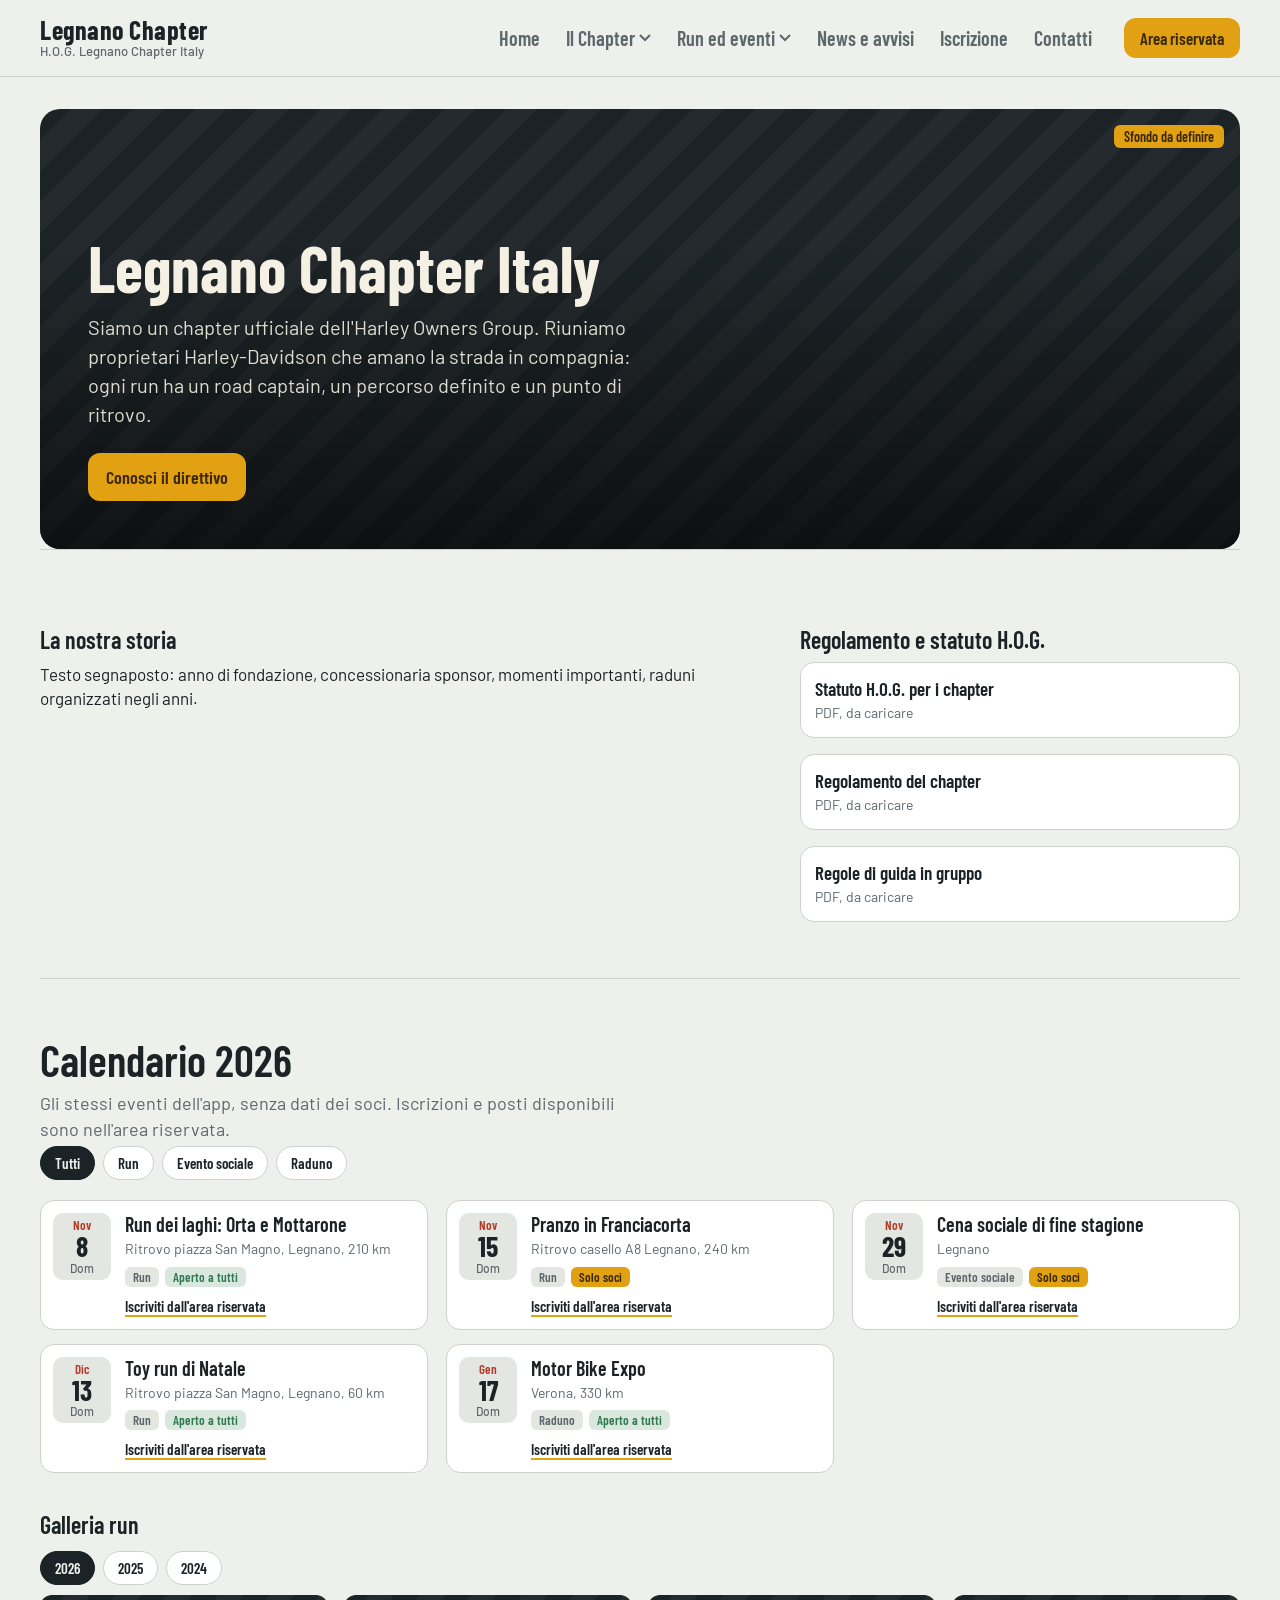
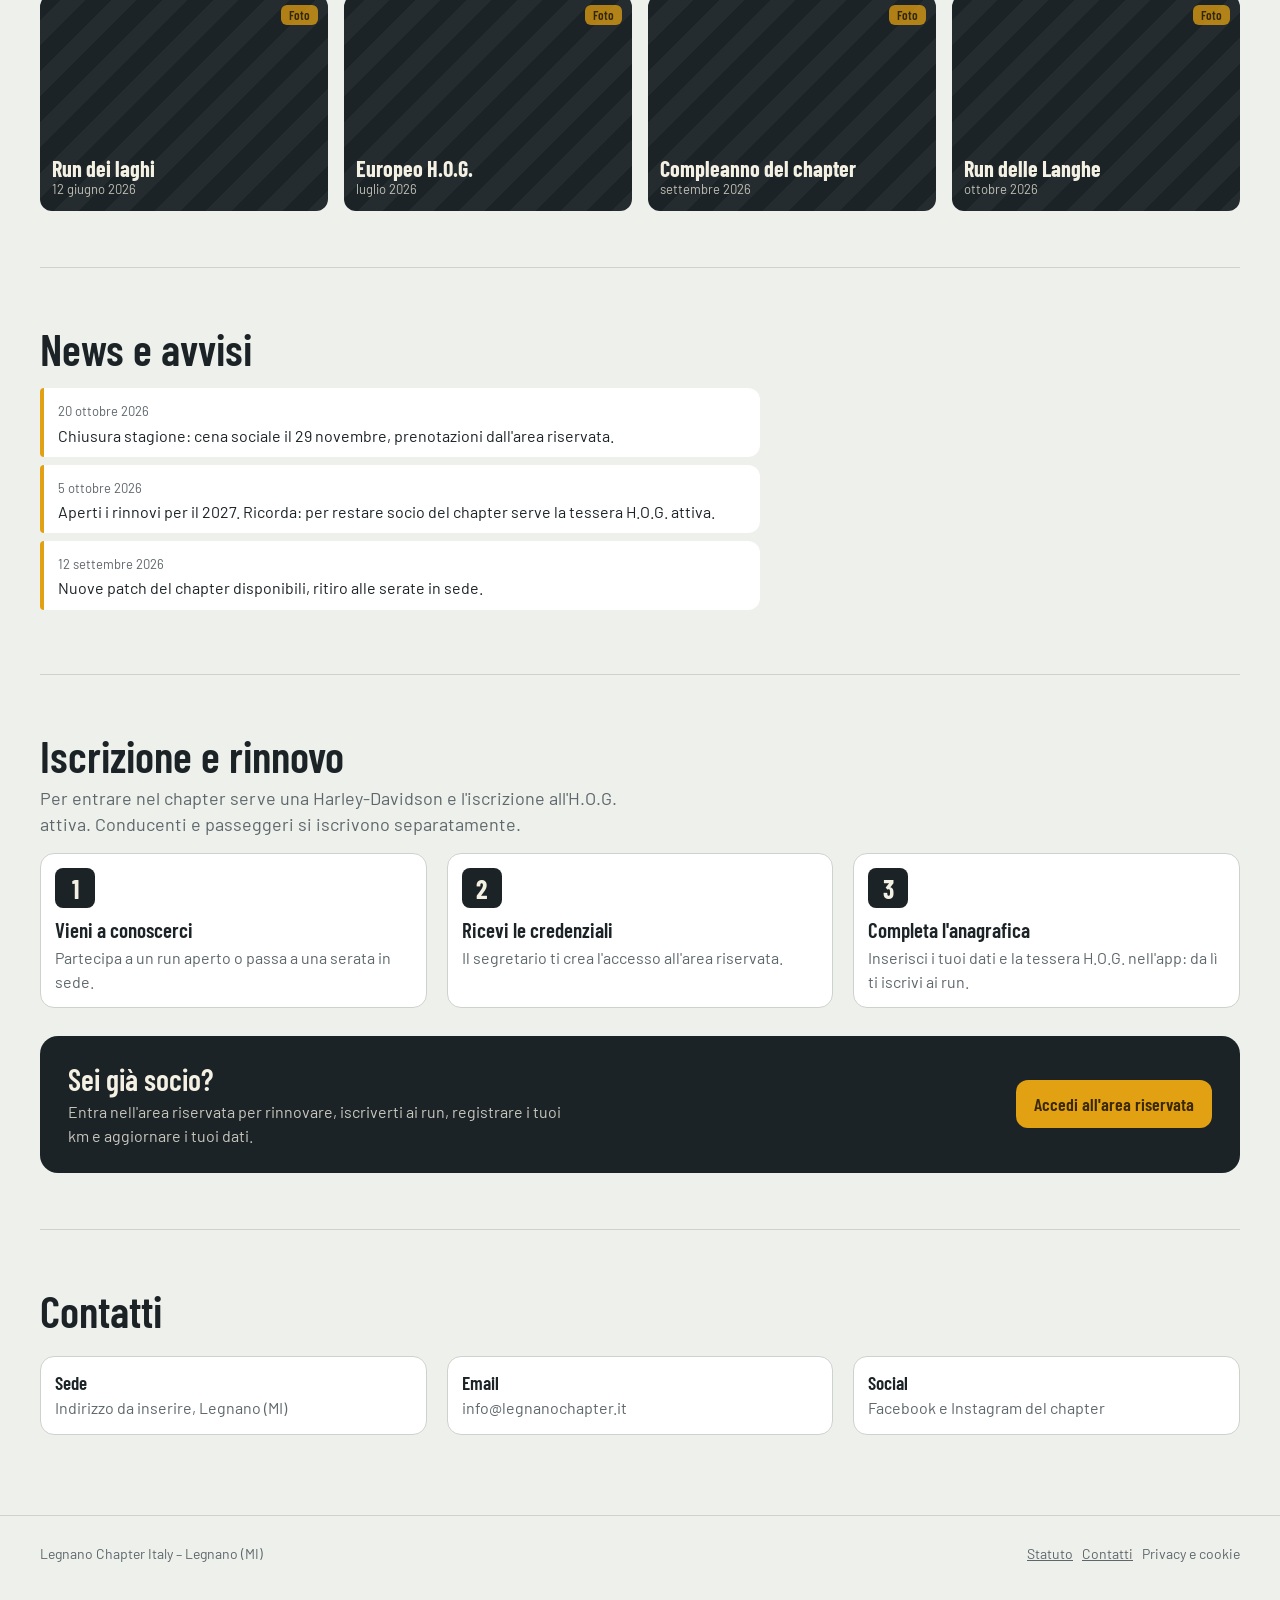
<file: index.html>
<!DOCTYPE html>
<html lang="it">
<head>
<meta charset="utf-8">
<meta name="viewport" content="width=device-width, initial-scale=1, viewport-fit=cover">
<title>Legnano Chapter – Sito</title>
<link rel="preconnect" href="https://fonts.googleapis.com">
<link rel="preconnect" href="https://fonts.gstatic.com" crossorigin>
<link href="https://fonts.googleapis.com/css2?family=Barlow+Condensed:wght@500;600;700&family=Barlow:wght@400;500;600&display=swap" rel="stylesheet">

<!-- ============================================================
     PUNTO 1 — chapter.css (CONDIVISO CON L'APP)
     Su Aruba diventa il file /assets/chapter.css e sia il sito sia
     l'app lo includono con:
     <link rel="stylesheet" href="/assets/chapter.css">
     Colori, font, pulsanti, card eventi, contachilometri: identici.
     ============================================================ -->
<style id="chapter-css">
:root{
  --bg:#EEF0EC; --surface:#FFFFFF; --surface2:#E3E6E1; --ink:#1C2326; --muted:#5E676B;
  --line:#CDD2CC; --amber:#E2A013; --amber-ink:#3A2900; --red:#B83A26; --green:#2F7A4E; --steel:#8A9399;
  --odo:#1C2326; --odo-ink:#F4F1E4;
  --cond:"Barlow Condensed","Arial Narrow",Arial,sans-serif; --body:"Barlow","Helvetica Neue",Arial,sans-serif;
  box-sizing:border-box; padding-top:env(safe-area-inset-top,0px); padding-bottom:env(safe-area-inset-bottom,0px);
  color-scheme:light;
}
@media (prefers-color-scheme: dark){
  :root:not([data-theme="light"]){
    --bg:#16191B; --surface:#212528; --surface2:#2B3034; --ink:#E9EBE7; --muted:#9AA3A7;
    --line:#363C40; --amber:#F0B12A; --amber-ink:#2A1E00; --red:#E0634C; --green:#5DB384; --steel:#7D868B;
    --odo:#0E1011; --odo-ink:#F4E3B0; color-scheme:dark;
  }
}
:root[data-theme="dark"]{
  --bg:#16191B; --surface:#212528; --surface2:#2B3034; --ink:#E9EBE7; --muted:#9AA3A7;
  --line:#363C40; --amber:#F0B12A; --amber-ink:#2A1E00; --red:#E0634C; --green:#5DB384; --steel:#7D868B;
  --odo:#0E1011; --odo-ink:#F4E3B0; color-scheme:dark;
}
*,*::before,*::after{box-sizing:border-box}
html{scroll-padding-top:calc(env(safe-area-inset-top,0px) + 72px)}
body{margin:0;background:var(--bg);color:var(--ink);font:400 16px/1.45 var(--body);-webkit-font-smoothing:antialiased}
button,input,select,textarea{font:inherit;color:inherit}
button{cursor:pointer}
:focus-visible{outline:3px solid var(--amber);outline-offset:2px}
.brand{font:700 22px/1 var(--cond);letter-spacing:.02em;color:var(--ink);text-decoration:none}
.brand small{display:block;font:500 13px/1.3 var(--body);color:var(--muted);letter-spacing:0}
h1{font:700 34px/1.05 var(--cond);margin:18px 0 4px}
h2{font:600 22px/1.15 var(--cond);margin:26px 0 10px}
p.lead{margin:0;color:var(--muted)}
.muted{color:var(--muted)}
/* Contachilometri */
.odo-wrap{margin:16px 0 4px;padding:18px 16px 16px;background:var(--surface);border-radius:18px;border:1px solid var(--line)}
.odo-label{font:500 15px var(--body);color:var(--muted);margin-bottom:10px}
.odo{display:flex;gap:4px;align-items:flex-end}
.odo .d{width:44px;height:62px;display:grid;place-items:center;background:var(--odo);color:var(--odo-ink);
  font:700 44px/1 var(--cond);border-radius:6px;font-variant-numeric:tabular-nums;
  box-shadow:inset 0 10px 10px -8px rgba(255,255,255,.12), inset 0 -10px 10px -8px rgba(0,0,0,.5)}
.odo .d.last{background:var(--amber);color:var(--amber-ink)}
.odo .unit{font:600 22px var(--cond);margin-left:8px;color:var(--muted)}
.stats{display:grid;grid-template-columns:repeat(3,1fr);margin-top:16px;border-top:1px solid var(--line);padding-top:12px}
.stats div{font:500 14px/1.3 var(--body);color:var(--muted)}
.stats b{display:block;font:700 26px/1.1 var(--cond);color:var(--ink)}
/* Chip, card eventi, tag */
.chips{display:flex;gap:8px;overflow-x:auto;padding:4px 0 10px;scrollbar-width:none}
.chip{border:1px solid var(--line);background:var(--surface);border-radius:99px;padding:7px 14px;font:600 15px var(--cond);white-space:nowrap}
.chip[aria-pressed="true"]{background:var(--ink);color:var(--bg);border-color:var(--ink)}
.ev{display:grid;grid-template-columns:58px 1fr;gap:14px;width:100%;text-align:left;background:var(--surface);
  border:1px solid var(--line);border-radius:14px;padding:12px;margin-bottom:10px}
.cal{background:var(--surface2);border-radius:10px;text-align:center;padding:6px 0;align-self:start}
.cal .m{font:600 13px/1 var(--cond);color:var(--red);text-transform:capitalize}
.cal .dd{font:700 28px/1.05 var(--cond)}
.cal .wd{font:500 12px/1 var(--body);color:var(--muted);text-transform:capitalize}
.ev h3{font:600 20px/1.15 var(--cond);margin:0 0 3px}
.ev .meta{font-size:14px;color:var(--muted)}
.tags{display:flex;gap:6px;flex-wrap:wrap;margin-top:7px}
.tag{font:600 13px var(--cond);padding:2px 8px;border-radius:6px;background:var(--surface2);color:var(--muted)}
.tag.ok{background:color-mix(in srgb,var(--green) 18%,transparent);color:var(--green)}
.tag.warn{background:color-mix(in srgb,var(--red) 15%,transparent);color:var(--red)}
.tag.amb{background:var(--amber);color:var(--amber-ink)}
.empty{padding:28px 16px;text-align:center;color:var(--muted);border:1.5px dashed var(--line);border-radius:14px}
.news{background:var(--surface);border-left:4px solid var(--amber);border-radius:4px 12px 12px 4px;padding:10px 14px;margin-bottom:8px}
.news time{font-size:13px;color:var(--muted)}
.news p{margin:2px 0 0}
/* Pulsanti e card */
.btn{display:inline-flex;align-items:center;justify-content:center;gap:6px;border:0;border-radius:12px;padding:13px 18px;font:600 18px var(--cond);background:var(--surface2);color:var(--ink);text-decoration:none}
.btn.pri{background:var(--amber);color:var(--amber-ink)}
.btn.dark{background:var(--ink);color:var(--bg)}
.card{background:var(--surface);border:1px solid var(--line);border-radius:14px;padding:14px}
</style>

<!-- ============================================================
     sito.css — SOLO SITO PUBBLICO (menu, layout, sezioni)
     ============================================================ -->
<style id="sito-css">
.wrap{max-width:1360px;margin:0 auto;padding:0 40px}
body::before{content:"";position:fixed;inset:0 0 auto;height:env(safe-area-inset-top,0px);z-index:10;background:var(--bg)}
header.site{position:sticky;top:env(safe-area-inset-top,0px);z-index:9;background:var(--bg);border-bottom:1px solid var(--line)}
header.site .wrap{display:flex;align-items:center;gap:20px;min-height:76px}
header.site .brand{font-size:26px}
header.site .btn.pri{padding:10px 16px;font-size:17px}

/* Menu principale con sottomenu */
.menu{display:flex;gap:2px;margin-left:auto;list-style:none;padding:0;margin-top:0;margin-bottom:0}
.menu>li{position:relative}
.menu a,.menu .open{display:flex;align-items:center;gap:4px;font:600 20px var(--cond);color:var(--muted);text-decoration:none;
  padding:8px 12px;border-radius:8px;border:0;background:none}
.menu a:hover,.menu .open:hover,.menu .open[aria-expanded="true"]{color:var(--ink);background:var(--surface2)}
.menu .open svg{width:12px;height:8px;stroke:currentColor;fill:none;stroke-width:2;transition:transform .15s}
.menu .open[aria-expanded="true"] svg{transform:rotate(180deg)}
.sub{position:absolute;top:calc(100% + 6px);left:0;min-width:230px;list-style:none;margin:0;padding:6px;
  background:var(--surface);border:1px solid var(--line);border-radius:12px;box-shadow:0 12px 28px -12px rgba(0,0,0,.35)}
.sub[hidden]{display:none}
.sub a{display:block;padding:9px 12px;font:500 16px var(--body);color:var(--ink);border-radius:8px}
.sub a:hover{background:var(--surface2)}
.sub a small{display:block;font-size:13px;color:var(--muted)}

.burger{display:none;margin-left:auto;border:1px solid var(--line);background:var(--surface);border-radius:10px;width:44px;height:44px;place-items:center}
.burger svg{width:22px;height:22px;stroke:var(--ink);fill:none;stroke-width:2}
.mobile{display:none}

.hero{display:block;padding:88px 0 64px}
.hero h1{max-width:14ch}
.hero h1{font-size:clamp(48px,6.4vw,104px);line-height:.92;margin:0 0 18px}
.hero p.lead{font-size:21px;max-width:40ch}
.hero .odo-wrap{padding:26px 24px 22px}
.hero .ctas{display:flex;gap:10px;flex-wrap:wrap;margin-top:22px}
.hero .odo-wrap{margin:0}
.hero .odo .d{width:clamp(36px,6vw,52px);height:clamp(52px,8.5vw,74px);font-size:clamp(36px,6vw,52px)}

section.blk{padding:56px 0;border-top:1px solid var(--line)}
main>section.blk:first-child{border-top:0}
.blk-head h2{font-size:44px;margin:0}
.blk-head p{font-size:18px}
.blk-head p{margin:4px 0 0;color:var(--muted);max-width:58ch}
h3.sub-t{font:600 24px/1.15 var(--cond);margin:28px 0 8px}

.evgrid{display:grid;grid-template-columns:repeat(auto-fill,minmax(360px,1fr));gap:4px 18px;margin-top:10px}
.ev .act{display:inline-block;margin-top:10px;font:600 15px var(--cond);color:var(--ink);text-decoration:underline;text-underline-offset:3px;text-decoration-color:var(--amber);text-decoration-thickness:2px}

.two{display:grid;grid-template-columns:1.6fr 1fr;gap:56px;margin-top:20px}
.two p{margin:0 0 12px;max-width:66ch;font-size:17px}
.roles{margin:0;padding:0;list-style:none}
.roles li{display:grid;grid-template-columns:1fr auto;gap:10px;padding:11px 2px;border-bottom:1px solid var(--line)}
.roles li span:first-child{font:600 19px var(--cond)}
.roles li span:last-child{color:var(--muted)}
.docs{display:grid;grid-template-columns:repeat(3,1fr);gap:16px;margin-top:8px}
.docs a{text-decoration:none;color:var(--ink)}
.docs a b{display:block;font:600 19px var(--cond)}
.docs a span{font-size:14px;color:var(--muted)}

/* Galleria run per anno */
.years{margin-top:6px}
.runs{display:grid;grid-template-columns:repeat(4,1fr);gap:16px}
.run{position:relative;aspect-ratio:4/3;border-radius:12px;overflow:hidden;background:var(--odo);color:var(--odo-ink);
  display:flex;flex-direction:column;justify-content:flex-end;padding:12px;text-decoration:none}
.run::before{content:"";position:absolute;inset:0;background:
  repeating-linear-gradient(135deg,transparent 0 18px,rgba(255,255,255,.04) 18px 36px)}
.run b{position:relative;font:700 22px/1.05 var(--cond)}
.run span{position:relative;font-size:13px;opacity:.75}
.run .ph{position:absolute;top:10px;right:10px;font:600 13px var(--cond);background:var(--amber);color:var(--amber-ink);padding:2px 8px;border-radius:6px}

.steps{display:grid;grid-template-columns:repeat(3,1fr);gap:20px;margin:16px 0 0;padding:0;list-style:none;counter-reset:s}
.steps li{counter-increment:s}
.steps li::before{content:counter(s);display:grid;place-items:center;width:40px;height:40px;border-radius:8px;background:var(--odo);color:var(--odo-ink);font:700 26px var(--cond);margin-bottom:10px}
.steps h3{font:600 21px/1.15 var(--cond);margin:0 0 4px}
.steps p{margin:0;color:var(--muted)}

.riservata{display:grid;grid-template-columns:1fr auto;gap:20px;align-items:center;background:var(--odo);color:var(--odo-ink);border-radius:18px;padding:26px 28px;margin-top:28px}
.riservata h2{color:var(--odo-ink);margin:0 0 4px;font-size:30px}
.riservata p{margin:0;opacity:.8;max-width:56ch}

.contatti{display:grid;grid-template-columns:repeat(3,1fr);gap:20px;margin-top:20px}
.contatti b{display:block;font:600 19px var(--cond);margin-bottom:2px}
.contatti span{color:var(--muted)}

footer.site{padding:28px 0 40px;color:var(--muted);font-size:14px;border-top:1px solid var(--line);margin-top:24px}
footer.site .wrap{display:flex;justify-content:space-between;gap:16px;flex-wrap:wrap}
footer.site a{color:var(--muted)}

/* ---------- TABLET ORIZZONTALE / PC piccoli (fino a 1180px) ---------- */
@media (max-width:1180px){
  .wrap{padding:0 28px}
  .menu a,.menu .open{font-size:18px;padding:8px 9px}
  .hero{gap:40px;padding:56px 0 40px}
  .two{gap:36px}
  .runs{grid-template-columns:repeat(3,1fr)}
}
/* ---------- TABLET VERTICALE (fino a 1023px): menu su seconda riga ---------- */
@media (max-width:1023px){
  header.site .wrap{flex-wrap:wrap;row-gap:0;min-height:0;padding-top:10px}
  header.site .btn.pri{margin-left:auto}
  .menu{order:3;width:100%;margin-left:0;justify-content:space-between;border-top:1px solid var(--line);padding:4px 0}
  .hero,.two{grid-template-columns:1fr;gap:32px}
  .hero .odo-wrap{max-width:560px}
  .evgrid{grid-template-columns:repeat(2,1fr)}
  .runs,.docs{grid-template-columns:repeat(2,1fr)}
}
/* ---------- SMARTPHONE (fino a 760px): menu ☰ ---------- */
@media (max-width:760px){
  .wrap{padding:0 18px}
  header.site .wrap{flex-wrap:nowrap;padding-top:0;min-height:64px}
  .evgrid,.docs{grid-template-columns:1fr}
  section.blk{padding:36px 0}
  .blk-head h2{font-size:34px}
  .menu{display:none}
  header.site>.wrap>.btn.pri{display:inline-flex;margin-left:auto;padding:8px 12px;font-size:16px}
  .burger{display:grid;margin-left:8px}
  header.site .brand{font-size:21px;min-width:0;white-space:nowrap}
  header.site .brand small{overflow:hidden;text-overflow:ellipsis}
  header.site>.wrap>.btn.pri{white-space:nowrap;flex:none}
  .burger{flex:none}
  .mobile:not([hidden]){display:block;border-top:1px solid var(--line);background:var(--bg);max-height:calc(100vh - 64px);overflow-y:auto}
  header.site .mobile .wrap{display:block;min-height:0;padding-top:8px;padding-bottom:16px}
  .mobile details{border-bottom:1px solid var(--line)}
  .mobile summary,.mobile>.wrap>a.lnk{display:flex;justify-content:space-between;align-items:center;padding:14px 4px;font:600 21px var(--cond);color:var(--ink);text-decoration:none;cursor:pointer;list-style:none;border-bottom:1px solid var(--line)}
  .mobile details summary{border-bottom:0}
  .mobile summary::-webkit-details-marker{display:none}
  .mobile summary::after{content:"+";font:600 24px var(--cond);color:var(--muted)}
  .mobile details[open] summary::after{content:"–"}
  .mobile details a{display:block;padding:10px 14px;color:var(--muted);text-decoration:none;font-size:16px}
  .mobile .btn{width:100%;margin-top:14px}
  .hero{padding-top:28px}
  .steps,.contatti{grid-template-columns:1fr}
  .riservata{grid-template-columns:1fr}
}

/* Prima pagina: blocco Il Chapter con sfondo */
.intro{position:relative;margin-top:32px;min-height:440px;border-radius:20px;overflow:hidden;display:flex;align-items:flex-end;
  background:var(--odo);color:var(--odo-ink)}
.intro::before{content:"";position:absolute;inset:0;background:
  linear-gradient(180deg,transparent 30%,rgba(0,0,0,.55)),
  repeating-linear-gradient(135deg,transparent 0 22px,rgba(255,255,255,.035) 22px 44px)}
.intro-in{position:relative;padding:48px;max-width:760px}
.intro h2{font:700 clamp(40px,5vw,72px)/.95 var(--cond);margin:0 0 14px;color:var(--odo-ink)}
.intro p{font-size:20px;margin:0 0 24px;opacity:.9;max-width:52ch}
.bg-note{position:absolute;top:16px;right:16px;font:600 14px var(--cond);background:var(--amber);color:var(--amber-ink);padding:3px 10px;border-radius:6px}

/* Pagina Direttivo */
.back{font:600 18px var(--cond);color:var(--muted);text-decoration:none}
.back:hover{color:var(--ink)}
.team{display:grid;grid-template-columns:repeat(4,1fr);gap:20px;margin-top:24px}
.mem{padding:0;overflow:hidden}
.mem .foto{aspect-ratio:1/1;background:var(--surface2);display:grid;place-items:center;font:600 16px var(--cond);color:var(--muted)}
.mem b{display:block;font:700 22px/1.1 var(--cond);margin:14px 16px 2px}
.mem .ruolo{display:inline-block;margin:0 16px;font:600 14px var(--cond);padding:2px 8px;border-radius:6px;background:var(--amber);color:var(--amber-ink)}
.mem p{margin:10px 16px 16px;color:var(--muted);font-size:15px}
@media (max-width:1180px){ .team{grid-template-columns:repeat(3,1fr)} }
@media (max-width:1023px){ .team{grid-template-columns:repeat(2,1fr)} .intro-in{padding:32px} }
@media (max-width:760px){ .team{grid-template-columns:1fr 1fr;gap:12px} .intro{min-height:360px} .intro-in{padding:24px} .intro p{font-size:17px} }
</style>
</head>
<body>

<header class="site">
  <div class="wrap">
    <a class="brand" href="#home">Legnano Chapter<small>H.O.G. Legnano Chapter Italy</small></a>

    <!-- MENU PRINCIPALE (desktop) -->
    <ul class="menu" id="menu">
      <li><a href="#home">Home</a></li>
      <li>
        <button class="open" aria-expanded="false" aria-controls="m-chapter">Il Chapter <svg viewBox="0 0 12 8"><path d="M1 1l5 5 5-5"/></svg></button>
        <ul class="sub" id="m-chapter" hidden>
          <li><a href="#chi-siamo">Chi siamo</a></li>
          <li><a href="#direttivo">Direttivo</a></li>
          <li><a href="#storia">La nostra storia</a></li>
          <li><a href="#regolamento">Regolamento e statuto H.O.G.</a></li>
        </ul>
      </li>
      <li>
        <button class="open" aria-expanded="false" aria-controls="m-run">Run ed eventi <svg viewBox="0 0 12 8"><path d="M1 1l5 5 5-5"/></svg></button>
        <ul class="sub" id="m-run" hidden>
          <li><a href="#uscite">Calendario 2026<small>Prossime uscite e raduni</small></a></li>
          <li><a href="#galleria">Galleria run<small>Foto divise per anno</small></a></li>
        </ul>
      </li>
      <li><a href="#news">News e avvisi</a></li>
      <li><a href="#iscriviti">Iscrizione</a></li>
      <li><a href="#contatti">Contatti</a></li>
    </ul>
    <a class="btn pri" href="area-riservata/">Area riservata</a>

    <button class="burger" id="burger" aria-expanded="false" aria-controls="mobile" aria-label="Apri il menu">
      <svg viewBox="0 0 24 24"><path d="M4 7h16M4 12h16M4 17h16"/></svg>
    </button>
  </div>

  <!-- MENU MOBILE (stesse voci) -->
  <nav class="mobile" id="mobile" hidden aria-label="Menu">
    <div class="wrap">
      <a class="lnk" href="#home">Home</a>
      <details><summary>Il Chapter</summary>
        <a href="#chi-siamo">Chi siamo</a><a href="#direttivo">Direttivo</a><a href="#storia">La nostra storia</a><a href="#regolamento">Regolamento e statuto H.O.G.</a>
      </details>
      <details><summary>Run ed eventi</summary>
        <a href="#uscite">Calendario 2026</a><a href="#galleria">Galleria run</a>
      </details>
      <a class="lnk" href="#news">News e avvisi</a>
      <a class="lnk" href="#iscriviti">Iscrizione</a>
      <a class="lnk" href="#contatti">Contatti</a>
      <a class="btn pri" href="area-riservata/">Area riservata</a>
    </div>
  </nav>
</header>

<main class="wrap" id="home">


  <!-- IL CHAPTER (prima pagina, con sfondo da definire) -->
  <section class="intro" id="chi-siamo">
    <div class="intro-in">
      <h2>Legnano Chapter Italy</h2>
      <p>Siamo un chapter ufficiale dell'Harley Owners Group. Riuniamo proprietari Harley-Davidson che amano la strada in compagnia: ogni run ha un road captain, un percorso definito e un punto di ritrovo.</p>
      <a class="btn pri" href="#direttivo">Conosci il direttivo</a>
    </div>
    <span class="bg-note">Sfondo da definire</span>
  </section>

  <section class="blk">
    <div class="two">
      <div>
        <h3 class="sub-t" id="storia" style="margin-top:0">La nostra storia</h3>
        <p>Testo segnaposto: anno di fondazione, concessionaria sponsor, momenti importanti, raduni organizzati negli anni.</p>
      </div>
      <div>
        <h3 class="sub-t" id="regolamento" style="margin-top:0">Regolamento e statuto H.O.G.</h3>
        <div class="docs" style="grid-template-columns:1fr">
          <a class="card" href="#regolamento"><b>Statuto H.O.G. per i chapter</b><span>PDF, da caricare</span></a>
          <a class="card" href="#regolamento"><b>Regolamento del chapter</b><span>PDF, da caricare</span></a>
          <a class="card" href="#regolamento"><b>Regole di guida in gruppo</b><span>PDF, da caricare</span></a>
        </div>
      </div>
    </div>
  </section>

  <!-- RUN ED EVENTI -->
  <section class="blk" id="uscite">
    <div class="blk-head">
      <h2>Calendario 2026</h2>
      <p>Gli stessi eventi dell'app, senza dati dei soci. Iscrizioni e posti disponibili sono nell'area riservata.</p>
    </div>
    <div class="chips" role="group" aria-label="Filtra per tipo" id="filtri"></div>
    <div class="evgrid" id="eventi"></div>

    <h3 class="sub-t" id="galleria">Galleria run</h3>
    <div class="chips" role="group" aria-label="Scegli l'anno" id="anni"></div>
    <div class="runs" id="runs"></div>
  </section>

  <!-- NEWS -->
  <section class="blk" id="news">
    <div class="blk-head"><h2>News e avvisi</h2></div>
    <div style="margin-top:14px;max-width:720px">
      <div class="news"><time>20 ottobre 2026</time><p>Chiusura stagione: cena sociale il 29 novembre, prenotazioni dall'area riservata.</p></div>
      <div class="news"><time>5 ottobre 2026</time><p>Aperti i rinnovi per il 2027. Ricorda: per restare socio del chapter serve la tessera H.O.G. attiva.</p></div>
      <div class="news"><time>12 settembre 2026</time><p>Nuove patch del chapter disponibili, ritiro alle serate in sede.</p></div>
    </div>
  </section>

  <!-- ISCRIZIONE -->
  <section class="blk" id="iscriviti">
    <div class="blk-head">
      <h2>Iscrizione e rinnovo</h2>
      <p>Per entrare nel chapter serve una Harley-Davidson e l'iscrizione all'H.O.G. attiva. Conducenti e passeggeri si iscrivono separatamente.</p>
    </div>
    <ol class="steps">
      <li class="card"><h3>Vieni a conoscerci</h3><p>Partecipa a un run aperto o passa a una serata in sede.</p></li>
      <li class="card"><h3>Ricevi le credenziali</h3><p>Il segretario ti crea l'accesso all'area riservata.</p></li>
      <li class="card"><h3>Completa l'anagrafica</h3><p>Inserisci i tuoi dati e la tessera H.O.G. nell'app: da lì ti iscrivi ai run.</p></li>
    </ol>
    <div class="riservata">
      <div>
        <h2>Sei già socio?</h2>
        <p>Entra nell'area riservata per rinnovare, iscriverti ai run, registrare i tuoi km e aggiornare i tuoi dati.</p>
      </div>
      <a class="btn pri" href="area-riservata/">Accedi all'area riservata</a>
    </div>
  </section>

  <!-- CONTATTI -->
  <section class="blk" id="contatti">
    <div class="blk-head"><h2>Contatti</h2></div>
    <div class="contatti">
      <div class="card"><b>Sede</b><span>Indirizzo da inserire, Legnano (MI)</span></div>
      <div class="card"><b>Email</b><span>info@legnanochapter.it</span></div>
      <div class="card"><b>Social</b><span>Facebook e Instagram del chapter</span></div>
    </div>
  </section>
</main>

<!-- PAGINA DIRETTIVO (dal menu Il Chapter > Direttivo) -->
<main class="wrap" id="pg-direttivo" hidden>
  <section class="blk" style="border-top:0">
    <a class="back" href="#home">‹ Torna alla home</a>
    <div class="blk-head" style="margin-top:14px">
      <h2>Direttivo</h2>
      <p>Le persone che organizzano la vita del chapter: run, iscrizioni, sicurezza e rapporti con H.O.G. e concessionaria.</p>
    </div>
    <div class="team">
      <article class="card mem"><div class="foto">Foto</div><b>Nome Cognome</b><span class="ruolo">Director</span><p>Guida il chapter e lo rappresenta verso H.O.G. e la concessionaria sponsor.</p></article>
      <article class="card mem"><div class="foto">Foto</div><b>Nome Cognome</b><span class="ruolo">Assistant Director</span><p>Affianca il Director e lo sostituisce quando serve.</p></article>
      <article class="card mem"><div class="foto">Foto</div><b>Nome Cognome</b><span class="ruolo">Segretario</span><p>Gestisce anagrafica soci, iscrizioni, rinnovi e verbali.</p></article>
      <article class="card mem"><div class="foto">Foto</div><b>Nome Cognome</b><span class="ruolo">Tesoriere</span><p>Cura quote associative, pagamenti dei run e rendiconto annuale.</p></article>
      <article class="card mem"><div class="foto">Foto</div><b>Nome Cognome</b><span class="ruolo">Head Road Captain</span><p>Prepara i percorsi e coordina i road captain durante i run.</p></article>
      <article class="card mem"><div class="foto">Foto</div><b>Nome Cognome</b><span class="ruolo">Safety Officer</span><p>Si occupa delle regole di guida in gruppo e della sicurezza.</p></article>
      <article class="card mem"><div class="foto">Foto</div><b>Nome Cognome</b><span class="ruolo">Photographer</span><p>Fotografa i run e aggiorna la galleria del sito.</p></article>
    </div>
  </section>
</main>

<footer class="site">
  <div class="wrap">
    <span>Legnano Chapter Italy – Legnano (MI)</span>
    <span><a href="#regolamento">Statuto</a> &nbsp; <a href="#contatti">Contatti</a> &nbsp; Privacy e cookie</span>
  </div>
</footer>

<script>
/* ---------- Menu desktop: sottomenu ---------- */
const menu = document.getElementById("menu");
function closeAll(except){
  menu.querySelectorAll(".open").forEach(b=>{
    if(b===except) return;
    b.setAttribute("aria-expanded","false");
    document.getElementById(b.getAttribute("aria-controls")).hidden = true;
  });
}
menu.addEventListener("click", e=>{
  const b = e.target.closest(".open");
  if(b){
    const open = b.getAttribute("aria-expanded")==="true";
    closeAll(b);
    b.setAttribute("aria-expanded", String(!open));
    document.getElementById(b.getAttribute("aria-controls")).hidden = open;
    return;
  }
  if(e.target.closest("a")) closeAll();
});
document.addEventListener("click", e=>{ if(!e.target.closest("#menu")) closeAll(); });
document.addEventListener("keydown", e=>{ if(e.key==="Escape"){ closeAll(); toggleMobile(false); } });

/* ---------- Menu mobile ---------- */
const burger = document.getElementById("burger"), mobile = document.getElementById("mobile");
function toggleMobile(force){
  const open = force ?? burger.getAttribute("aria-expanded")!=="true";
  burger.setAttribute("aria-expanded", String(open));
  burger.setAttribute("aria-label", open ? "Chiudi il menu" : "Apri il menu");
  mobile.hidden = !open;
}
burger.addEventListener("click", ()=>toggleMobile());
mobile.addEventListener("click", e=>{ if(e.target.closest("a")) toggleMobile(false); });

/* ---------- Eventi: su Aruba arrivano dal DB dell'app (solo campi pubblici) ---------- */
const EVENTI = [
  { data:"2026-11-08", titolo:"Run dei laghi: Orta e Mottarone", luogo:"Ritrovo piazza San Magno, Legnano", km:210, tipo:"Run", aperta:true },
  { data:"2026-11-15", titolo:"Pranzo in Franciacorta", luogo:"Ritrovo casello A8 Legnano", km:240, tipo:"Run", aperta:false },
  { data:"2026-11-29", titolo:"Cena sociale di fine stagione", luogo:"Legnano", km:0, tipo:"Evento sociale", aperta:false },
  { data:"2026-12-13", titolo:"Toy run di Natale", luogo:"Ritrovo piazza San Magno, Legnano", km:60, tipo:"Run", aperta:true },
  { data:"2027-01-17", titolo:"Motor Bike Expo", luogo:"Verona", km:330, tipo:"Raduno", aperta:true }
];
const fmtM = new Intl.DateTimeFormat("it-IT",{month:"short"});
const fmtW = new Intl.DateTimeFormat("it-IT",{weekday:"short"});
const tipi = ["Tutti", ...new Set(EVENTI.map(e=>e.tipo))];
let filtro = "Tutti";
function renderFiltri(){
  document.getElementById("filtri").innerHTML = tipi.map(t =>
    `<button class="chip" aria-pressed="${t===filtro}" data-t="${t}">${t}</button>`).join("");
}
function renderEventi(){
  const list = EVENTI.filter(e => filtro==="Tutti" || e.tipo===filtro);
  document.getElementById("eventi").innerHTML = list.length ? list.map(e => {
    const d = new Date(e.data+"T12:00:00");
    return `<article class="ev">
      <div class="cal"><div class="m">${fmtM.format(d).replace(".","")}</div><div class="dd">${d.getDate()}</div><div class="wd">${fmtW.format(d).replace(".","")}</div></div>
      <div>
        <h3>${e.titolo}</h3>
        <div class="meta">${e.luogo}${e.km?`, ${e.km} km`:""}</div>
        <div class="tags"><span class="tag">${e.tipo}</span>${e.aperta?'<span class="tag ok">Aperto a tutti</span>':'<span class="tag amb">Solo soci</span>'}</div>
        <a class="act" href="area-riservata/">Iscriviti dall'area riservata</a>
      </div>
    </article>`;
  }).join("") : `<div class="empty">Nessun evento di questo tipo in calendario.</div>`;
}
document.getElementById("filtri").addEventListener("click", ev => {
  const b = ev.target.closest(".chip"); if(!b) return;
  filtro = b.dataset.t; renderFiltri(); renderEventi();
});

/* ---------- Galleria run per anno (segnaposto, poi foto vere) ---------- */
const GALLERIA = {
  "2026": [["Run dei laghi","12 giugno"],["Europeo H.O.G.","luglio"],["Compleanno del chapter","settembre"],["Run delle Langhe","ottobre"]],
  "2025": [["Toy run di Natale","dicembre"],["Run del Garda","maggio"],["Raduno in Toscana","agosto"]],
  "2024": [["Cena sociale","novembre"],["Run delle Dolomiti","luglio"]]
};
let anno = "2026";
function renderGalleria(){
  document.getElementById("anni").innerHTML = Object.keys(GALLERIA).sort().reverse().map(a =>
    `<button class="chip" aria-pressed="${a===anno}" data-a="${a}">${a}</button>`).join("");
  document.getElementById("runs").innerHTML = GALLERIA[anno].map(([t,q]) =>
    `<a class="run" href="#galleria"><span class="ph">Foto</span><b>${t}</b><span>${q} ${anno}</span></a>`).join("");
}
document.getElementById("anni").addEventListener("click", ev => {
  const b = ev.target.closest(".chip"); if(!b) return;
  anno = b.dataset.a; renderGalleria();
});

/* ---------- Contachilometri (componente dell'app) ---------- */
function renderOdo(km){
  const s = String(km).padStart(6,"0");
  document.getElementById("odo").innerHTML =
    [...s].map((c,i)=>`<span class="d${i===s.length-1?" last":""}">${c}</span>`).join("") + `<span class="unit">km</span>`;
}
renderFiltri(); renderEventi(); renderGalleria();

/* ---------- Pagine: home / direttivo ---------- */
const pgHome = document.getElementById("home"), pgDir = document.getElementById("pg-direttivo");
function route(t){
  const dir = t==="direttivo";
  pgHome.hidden = dir; pgDir.hidden = !dir;
  const el = !dir && t && t!=="home" ? document.getElementById(t) : null;
  if(el) el.scrollIntoView(); else window.scrollTo(0,0);
}
document.addEventListener("click", e=>{
  const a = e.target.closest('a[href^="#"]'); if(!a) return;
  e.preventDefault();
  const t = a.getAttribute("href").slice(1);
  try{ history.replaceState(null,"","#"+t); }catch(_){}
  route(t);
});
route(location.hash.slice(1) || "home");
</script>
</body>
</html>
</file>
